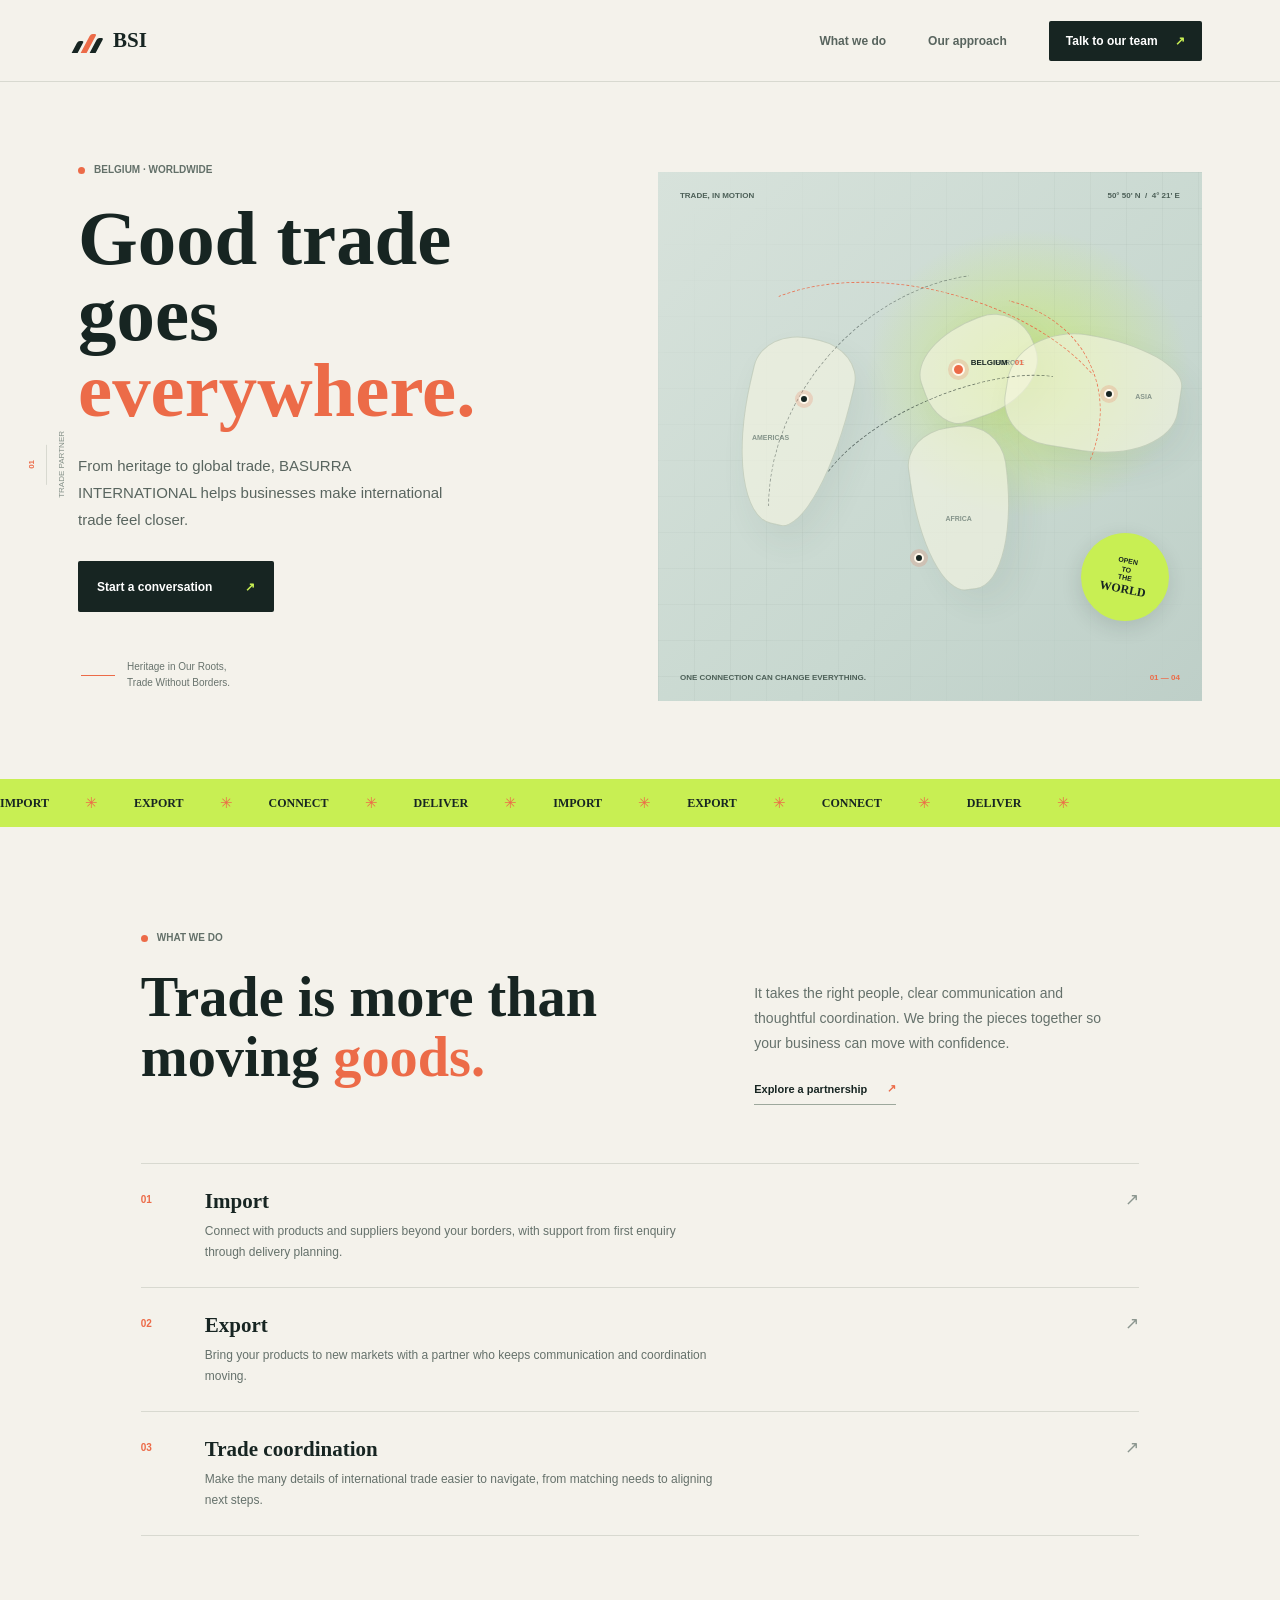
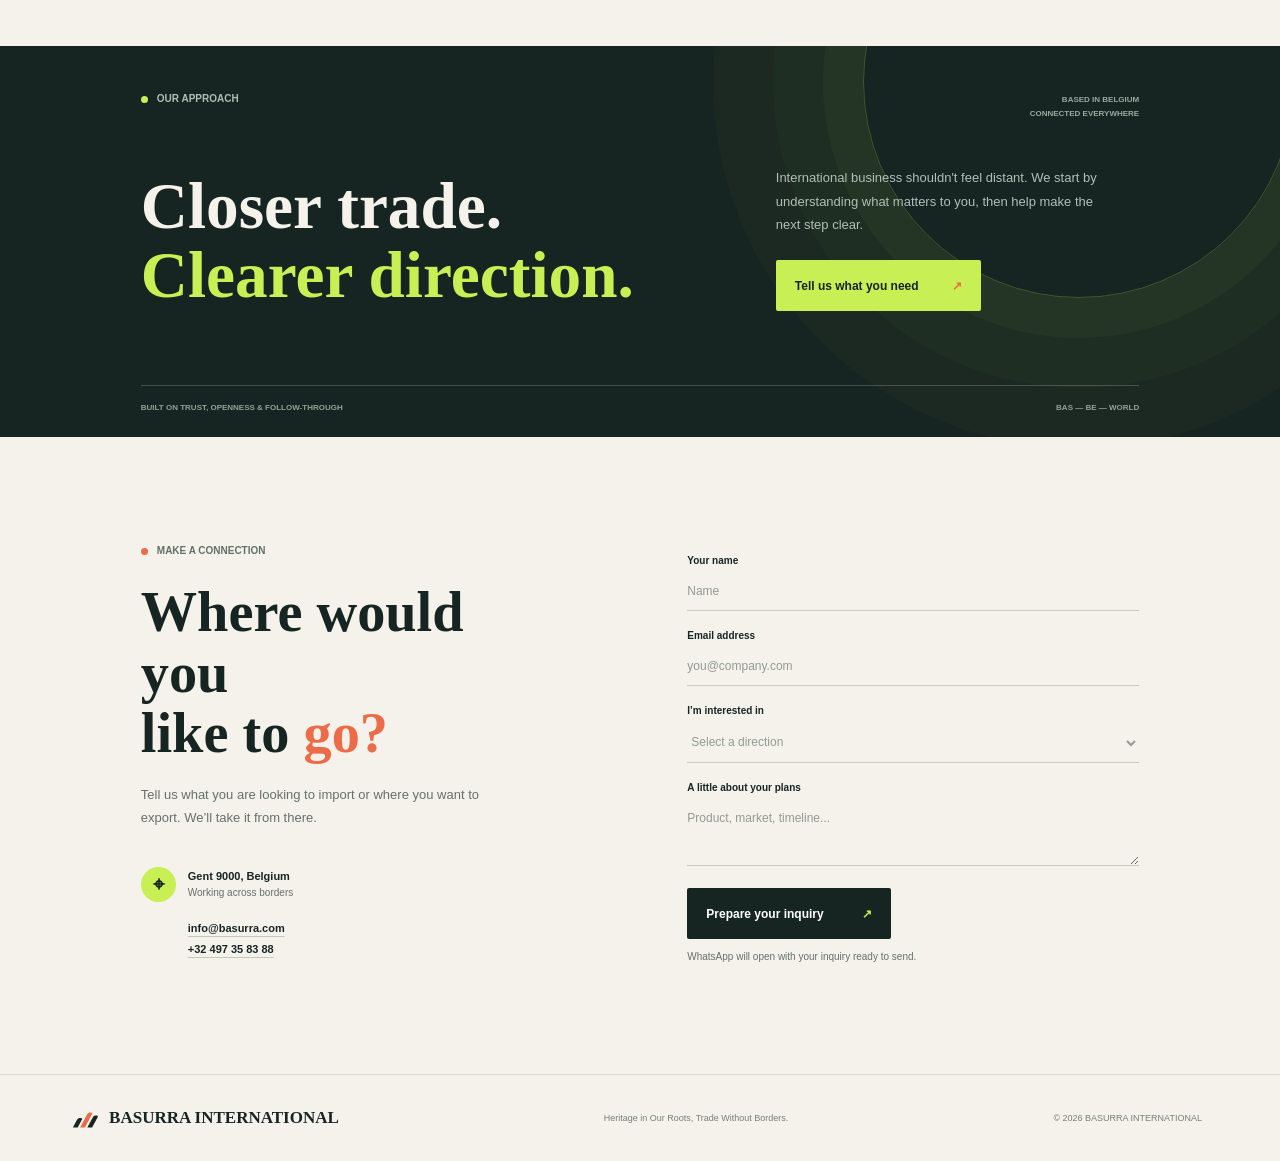
<file: index.html>
<!doctype html>
<html lang="en">
  <head>
    <meta charset="UTF-8" />
    <meta name="viewport" content="width=device-width, initial-scale=1.0" />
    <meta name="theme-color" content="#f4f2eb" />
    <meta name="description" content="BASURRA INTERNATIONAL connects businesses in Belgium with sourcing and trade opportunities around the world." />
    <title>BSI | Heritage in Our Roots, Trade Without Borders</title>
    <link rel="stylesheet" href="styles.css" />
    <script src="script.js" defer></script>
  </head>
  <body>
    <header class="site-header">
      <a class="brand" href="#home" aria-label="BSI website home">
        <span class="brand-mark" aria-hidden="true"><span></span><span></span><span></span></span>
        <span>BSI</span>
      </a>
      <button class="menu-toggle" type="button" aria-expanded="false" aria-controls="site-nav" aria-label="Open navigation">
        <span></span><span></span>
      </button>
      <nav class="site-nav" id="site-nav" aria-label="Main navigation">
        <a href="#services">What we do</a>
        <a href="#approach">Our approach</a>
        <a class="nav-contact" href="#contact">Talk to our team <span aria-hidden="true">↗</span></a>
      </nav>
    </header>

    <main>
      <section class="hero" id="home">
        <div class="hero-copy">
          <p class="eyebrow"><span class="eyebrow-dot"></span> Belgium · Worldwide</p>
          <h1>Good trade<br />goes <em>everywhere.</em></h1>
          <p class="hero-intro">From heritage to global trade, BASURRA INTERNATIONAL helps businesses make international trade feel closer.</p>
          <a class="button button-dark" href="#contact">Start a conversation <span aria-hidden="true">↗</span></a>
          <div class="hero-note"><span class="note-line"></span><span>Heritage in Our Roots,<br />Trade Without Borders.</span></div>
        </div>
        <div class="hero-art" role="img" aria-label="Illustrated global trade routes connecting Belgium with the world">
          <div class="art-topline"><span>TRADE, IN MOTION</span><span>50° 50' N&nbsp; / &nbsp;4° 21' E</span></div>
          <div class="route route-one"></div>
          <div class="route route-two"></div>
          <div class="route route-three"></div>
          <div class="route route-four"></div>
          <div class="map-grid"></div>
          <div class="continent europe"><span>EUROPE</span></div>
          <div class="continent africa"><span>AFRICA</span></div>
          <div class="continent asia"><span>ASIA</span></div>
          <div class="continent americas"><span>AMERICAS</span></div>
          <div class="map-point point-belgium"><span class="point-pulse"></span><span class="point-label">BELGIUM <b>01</b></span></div>
          <div class="map-point point-west"><span class="point-pulse"></span></div>
          <div class="map-point point-south"><span class="point-pulse"></span></div>
          <div class="map-point point-east"><span class="point-pulse"></span></div>
          <div class="art-bottom"><span>ONE CONNECTION CAN CHANGE EVERYTHING.</span><span class="art-index">01 — 04</span></div>
          <div class="art-stamp"><span>OPEN</span><span>TO</span><span>THE</span><strong>WORLD</strong></div>
        </div>
        <div class="hero-index"><span>01</span><span class="index-rule"></span><span>TRADE PARTNER</span></div>
      </section>

      <section class="ticker" aria-label="Our focus">
        <div class="ticker-track"><span>IMPORT</span><i>✳</i><span>EXPORT</span><i>✳</i><span>CONNECT</span><i>✳</i><span>DELIVER</span><i>✳</i><span>IMPORT</span><i>✳</i><span>EXPORT</span><i>✳</i><span>CONNECT</span><i>✳</i><span>DELIVER</span><i>✳</i></div>
      </section>

      <section class="services section-wrap" id="services">
        <div class="section-heading">
          <p class="eyebrow"><span class="eyebrow-dot"></span> What we do</p>
          <h2>Trade is more than<br />moving <em>goods.</em></h2>
        </div>
        <div class="services-intro"><p>It takes the right people, clear communication and thoughtful coordination. We bring the pieces together so your business can move with confidence.</p><a class="text-link" href="#contact">Explore a partnership <span aria-hidden="true">↗</span></a></div>
        <div class="service-list">
          <article class="service-row"><span class="service-number">01</span><div><h3>Import</h3><p>Connect with products and suppliers beyond your borders, with support from first enquiry through delivery planning.</p></div><span class="service-arrow" aria-hidden="true">↗</span></article>
          <article class="service-row"><span class="service-number">02</span><div><h3>Export</h3><p>Bring your products to new markets with a partner who keeps communication and coordination moving.</p></div><span class="service-arrow" aria-hidden="true">↗</span></article>
          <article class="service-row"><span class="service-number">03</span><div><h3>Trade coordination</h3><p>Make the many details of international trade easier to navigate, from matching needs to aligning next steps.</p></div><span class="service-arrow" aria-hidden="true">↗</span></article>
        </div>
      </section>

      <section class="approach" id="approach">
        <div class="approach-top"><p class="eyebrow eyebrow-light"><span class="eyebrow-dot"></span> Our approach</p><span class="approach-coord">BASED IN BELGIUM<br />CONNECTED EVERYWHERE</span></div>
        <div class="approach-body"><h2>Closer trade.<br /><em>Clearer direction.</em></h2><div class="approach-copy"><p>International business shouldn't feel distant. We start by understanding what matters to you, then help make the next step clear.</p><a class="button button-light" href="#contact">Tell us what you need <span aria-hidden="true">↗</span></a></div></div>
        <div class="approach-bottom"><span>BUILT ON TRUST, OPENNESS & FOLLOW-THROUGH</span><span>BAS — BE — WORLD</span></div>
      </section>

      <section class="contact section-wrap" id="contact">
        <div class="contact-heading"><p class="eyebrow"><span class="eyebrow-dot"></span> Make a connection</p><h2>Where would you<br />like to <em>go?</em></h2><p>Tell us what you are looking to import or where you want to export. We’ll take it from there.</p><div class="contact-location"><span class="location-symbol" aria-hidden="true">⌖</span><span>Gent 9000, Belgium<br /><small>Working across borders</small></span></div><div class="contact-details"><a href="mailto:info@basurra.com">info@basurra.com</a><a href="tel:+32497358388">+32 497 35 83 88</a></div></div>
        <form class="inquiry-form" id="inquiry-form">
          <div class="form-row"><label for="name">Your name</label><input id="name" name="name" autocomplete="name" placeholder="Name" required /></div>
          <div class="form-row"><label for="email">Email address</label><input id="email" name="email" type="email" autocomplete="email" placeholder="you@company.com" required /></div>
          <div class="form-row"><label for="interest">I’m interested in</label><select id="interest" name="interest" required><option value="" disabled selected>Select a direction</option><option>Importing into Belgium / Europe</option><option>Exporting from Belgium / Europe</option><option>Exploring a trade partnership</option><option>Something else</option></select></div>
          <div class="form-row"><label for="message">A little about your plans</label><textarea id="message" name="message" rows="3" placeholder="Product, market, timeline..." required></textarea></div>
          <button class="button button-dark form-submit" type="submit">Prepare your inquiry <span aria-hidden="true">↗</span></button>
          <p class="form-status" id="form-status" aria-live="polite">WhatsApp will open with your inquiry ready to send.</p>
        </form>
      </section>
    </main>

    <footer class="site-footer"><a class="brand brand-footer" href="#home"><span class="brand-mark" aria-hidden="true"><span></span><span></span><span></span></span><span>BASURRA INTERNATIONAL</span></a><span>Heritage in Our Roots, Trade Without Borders.</span><span>© <span id="year"></span> BASURRA INTERNATIONAL</span></footer>
  </body>
</html>
</file>
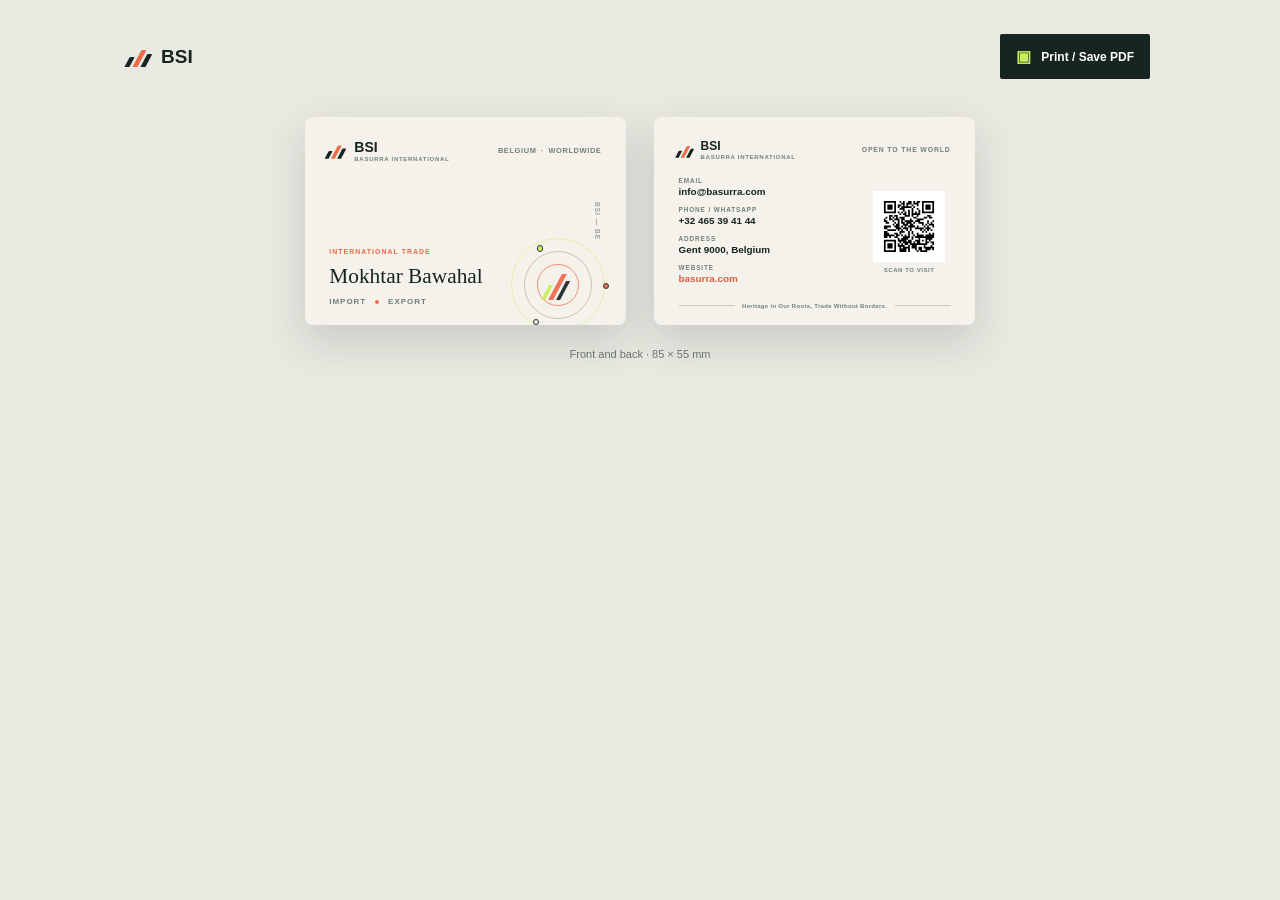
<file: business-card-mokhtar.html>
<!doctype html>
<html lang="en">
  <head>
    <meta charset="UTF-8" />
    <meta name="viewport" content="width=device-width, initial-scale=1.0" />
    <meta name="theme-color" content="#172522" />
    <title>BSI | Business Card — Mokhtar Bawahal</title>
    <link rel="stylesheet" href="business-card.css" />
  </head>
  <body>
    <main class="studio">
      <header class="studio-header">
        <a class="brand" href="index.html" aria-label="BSI website for BASURRA INTERNATIONAL">
          <span class="brand-mark" aria-hidden="true"><i></i><i></i><i></i></span>
          <span>BSI</span>
        </a>
        <button class="print-button" type="button" onclick="window.print()"><span aria-hidden="true">▣</span> Print / Save PDF</button>
      </header>

      <section class="card-pair" aria-label="Front and back of BSI's BASURRA INTERNATIONAL business card for Mokhtar Bawahal">
        <article class="card card-front" aria-label="Business card front">
          <div class="front-top">
            <div class="card-brand">
              <span class="brand-mark" aria-hidden="true"><i></i><i></i><i></i></span>
              <span class="brand-copy"><strong>BSI</strong><small>BASURRA INTERNATIONAL</small></span>
            </div>
            <span class="front-label">BELGIUM <b>·</b> WORLDWIDE</span>
          </div>
          <div class="front-bottom">
            <div>
              <p class="front-kicker">INTERNATIONAL TRADE</p>
              <h1>Mokhtar Bawahal</h1>
              <p class="front-role">IMPORT <i></i> EXPORT</p>
            </div>
            <div class="trade-mark" aria-hidden="true">
              <span class="trade-ring ring-a"></span>
              <span class="trade-ring ring-b"></span>
              <span class="trade-ring ring-c"></span>
              <span class="trade-node node-a"></span>
              <span class="trade-node node-b"></span>
              <span class="trade-node node-c"></span>
              <span class="trade-core"><i></i><i></i><i></i></span>
            </div>
          </div>
          <span class="front-index" aria-hidden="true">BSI — BE</span>
        </article>

        <article class="card card-back" aria-label="Business card back">
          <div class="back-heading">
            <div class="card-brand">
              <span class="brand-mark" aria-hidden="true"><i></i><i></i><i></i></span>
              <span class="brand-copy"><strong>BSI</strong><small>BASURRA INTERNATIONAL</small></span>
            </div>
            <span class="back-label">OPEN TO THE WORLD</span>
          </div>
          <div class="back-content">
            <div class="contact-list">
              <div class="contact-item">
                <span class="contact-label">EMAIL</span>
                <a href="mailto:info@basurra.com">info@basurra.com</a>
              </div>
              <div class="contact-item">
                <span class="contact-label">PHONE / WHATSAPP</span>
                <a href="tel:+32465394144">+32 465 39 41 44</a>
              </div>
              <div class="contact-item">
                <span class="contact-label">ADDRESS</span>
                <span>Gent 9000, Belgium</span>
              </div>
              <div class="contact-item contact-website">
                <span class="contact-label">WEBSITE</span>
                <a href="https://basurra.com">basurra.com</a>
              </div>
            </div>
            <a class="qr-link" href="https://basurra.com" target="_blank" rel="noreferrer" aria-label="Scan to visit basurra.com">
              <img src="website-qr.svg" alt="QR code for basurra.com" />
              <span>SCAN TO VISIT</span>
            </a>
          </div>
          <div class="back-rule"><span></span><span>Heritage in Our Roots, Trade Without Borders.</span><span></span></div>
        </article>
      </section>
      <p class="studio-note">Front and back · 85 × 55 mm</p>
    </main>
    <script>
      document.querySelector('.print-button').addEventListener('click', () => window.print());
    </script>
  </body>
</html>
</file>
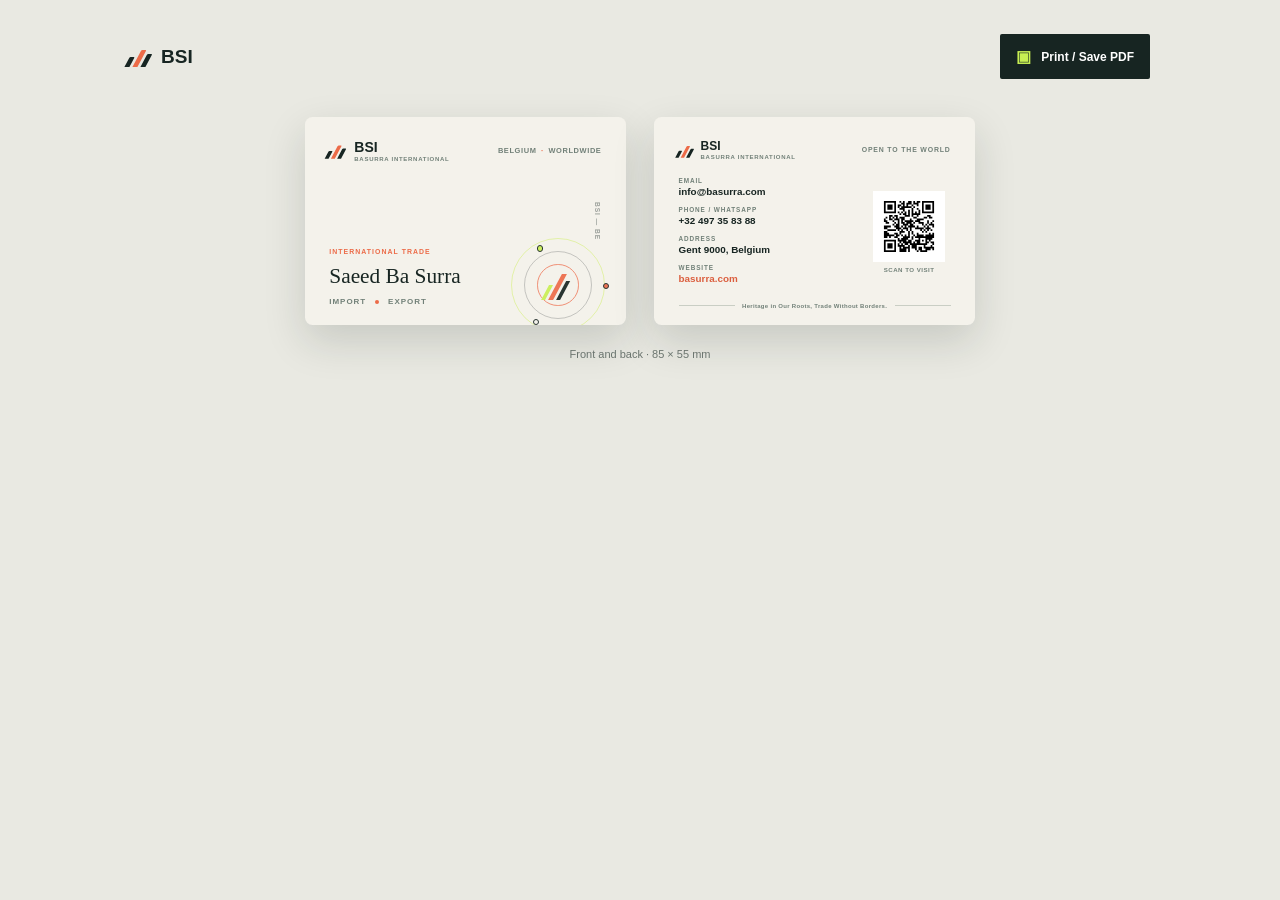
<file: business-card.html>
<!doctype html>
<html lang="en">
  <head>
    <meta charset="UTF-8" />
    <meta name="viewport" content="width=device-width, initial-scale=1.0" />
    <meta name="theme-color" content="#172522" />
    <title>BSI | Business Card</title>
    <link rel="stylesheet" href="business-card.css" />
  </head>
  <body>
    <main class="studio">
      <header class="studio-header">
        <a class="brand" href="index.html" aria-label="BSI website for BASURRA INTERNATIONAL">
          <span class="brand-mark" aria-hidden="true"><i></i><i></i><i></i></span>
          <span>BSI</span>
        </a>
        <button class="print-button" type="button" onclick="window.print()"><span aria-hidden="true">▣</span> Print / Save PDF</button>
      </header>

      <section class="card-pair" aria-label="Front and back of BSI's BASURRA INTERNATIONAL business card">
        <article class="card card-front" aria-label="Business card front">
          <div class="front-top">
            <div class="card-brand">
              <span class="brand-mark" aria-hidden="true"><i></i><i></i><i></i></span>
              <span class="brand-copy"><strong>BSI</strong><small>BASURRA INTERNATIONAL</small></span>
            </div>
            <span class="front-label">BELGIUM <b>·</b> WORLDWIDE</span>
          </div>
          <div class="front-bottom">
            <div>
              <p class="front-kicker">INTERNATIONAL TRADE</p>
              <h1>Saeed Ba Surra</h1>
              <p class="front-role">IMPORT <i></i> EXPORT</p>
            </div>
            <div class="trade-mark" aria-hidden="true">
              <span class="trade-ring ring-a"></span>
              <span class="trade-ring ring-b"></span>
              <span class="trade-ring ring-c"></span>
              <span class="trade-node node-a"></span>
              <span class="trade-node node-b"></span>
              <span class="trade-node node-c"></span>
              <span class="trade-core"><i></i><i></i><i></i></span>
            </div>
          </div>
          <span class="front-index" aria-hidden="true">BSI — BE</span>
        </article>

        <article class="card card-back" aria-label="Business card back">
          <div class="back-heading">
            <div class="card-brand">
              <span class="brand-mark" aria-hidden="true"><i></i><i></i><i></i></span>
              <span class="brand-copy"><strong>BSI</strong><small>BASURRA INTERNATIONAL</small></span>
            </div>
            <span class="back-label">OPEN TO THE WORLD</span>
          </div>
          <div class="back-content">
            <div class="contact-list">
              <div class="contact-item">
                <span class="contact-label">EMAIL</span>
                <a href="mailto:info@basurra.com">info@basurra.com</a>
              </div>
              <div class="contact-item">
                <span class="contact-label">PHONE / WHATSAPP</span>
                <a href="tel:+32497358388">+32 497 35 83 88</a>
              </div>
              <div class="contact-item">
                <span class="contact-label">ADDRESS</span>
                <span>Gent 9000, Belgium</span>
              </div>
              <div class="contact-item contact-website">
                <span class="contact-label">WEBSITE</span>
                <a href="https://basurra.com">basurra.com</a>
              </div>
            </div>
            <a class="qr-link" href="https://basurra.com" target="_blank" rel="noreferrer" aria-label="Scan to visit basurra.com">
              <img src="website-qr.svg" alt="QR code for basurra.com" />
              <span>SCAN TO VISIT</span>
            </a>
          </div>
          <div class="back-rule"><span></span><span>Heritage in Our Roots, Trade Without Borders.</span><span></span></div>
        </article>
      </section>
      <p class="studio-note">Front and back · 85 × 55 mm</p>
    </main>
    <script>
      document.querySelector('.print-button').addEventListener('click', () => window.print());
    </script>
  </body>
</html>
</file>
<file: styles.css>
:root {
  color-scheme: light;
  --paper: #f4f2eb;
  --ink: #172522;
  --muted: #65716b;
  --line: #d8d9d0;
  --green: #c8ef53;
  --orange: #ec6b48;
  --blue: #83a9ed;
  --display: 'Iowan Old Style', 'Palatino Linotype', 'Book Antiqua', Georgia, serif;
  --body: 'Avenir Next', 'Segoe UI', sans-serif;
}

* { box-sizing: border-box; }
html { scroll-behavior: smooth; }
body { margin: 0; background: var(--paper); color: var(--ink); font-family: var(--body); -webkit-font-smoothing: antialiased; }
a { color: inherit; text-decoration: none; }
button, input, select, textarea { font: inherit; }
button, a, input, select, textarea { -webkit-tap-highlight-color: transparent; }
.site-header { height: 82px; display: flex; align-items: center; justify-content: space-between; padding: 0 6.1%; border-bottom: 1px solid var(--line); position: relative; z-index: 5; }
.brand { display: inline-flex; align-items: center; gap: 10px; font-family: var(--display); font-size: 21px; font-weight: 800; letter-spacing: 0; }
.brand-period { color: var(--orange); }
.brand-mark { width: 25px; height: 24px; display: inline-flex; align-items: end; gap: 3px; transform: skew(-28deg); }
.brand-mark span { display: block; width: 6px; background: var(--ink); border-radius: 2px 2px 0 0; }
.brand-mark span:nth-child(1) { height: 12px; }
.brand-mark span:nth-child(2) { height: 19px; background: var(--orange); }
.brand-mark span:nth-child(3) { height: 15px; }
.site-nav { display: flex; align-items: center; gap: 42px; font-size: 12px; font-weight: 600; }
.site-nav > a:not(.nav-contact) { color: #58645e; transition: color .2s; }
.site-nav > a:not(.nav-contact):hover { color: var(--orange); }
.nav-contact { background: var(--ink); color: white; padding: 13px 17px; border-radius: 2px; }
.nav-contact span { color: var(--green); padding-left: 14px; }
.menu-toggle { display: none; }
.hero { min-height: 655px; padding: 76px 6.1% 64px; display: grid; grid-template-columns: 1fr 1.05fr; gap: 5.5%; position: relative; align-items: center; overflow: hidden; }
.hero-copy { padding: 6px 0 24px; position: relative; z-index: 1; }
.eyebrow { display: flex; align-items: center; gap: 9px; margin: 0 0 25px; color: #637069; font-size: 10px; line-height: 1.2; letter-spacing: 0; font-weight: 700; text-transform: uppercase; }
.eyebrow-dot { width: 7px; height: 7px; border-radius: 50%; background: var(--orange); display: inline-block; }
h1, h2, h3, p { margin-top: 0; }
h1, h2 { font-family: var(--display); letter-spacing: 0; }
.hero h1 { margin-bottom: 23px; font-size: clamp(48px, 6vw, 83px); line-height: .99; font-weight: 600; }
h1 em, h2 em { font-style: normal; color: var(--orange); }
.hero-intro { max-width: 390px; color: #59655f; font-size: 15px; line-height: 1.8; margin-bottom: 28px; }
.button { display: inline-flex; align-items: center; justify-content: space-between; gap: 33px; border: 0; border-radius: 2px; padding: 16px 19px; min-height: 51px; font-size: 12px; font-weight: 700; cursor: pointer; transition: transform .2s, background .2s; }
.button:hover { transform: translateY(-2px); }
.button-dark { background: var(--ink); color: white; }
.button-dark span { color: var(--green); }
.hero-note { display: flex; align-items: center; gap: 12px; margin: 47px 0 0 3px; color: #68736d; font-size: 10px; line-height: 1.6; }
.note-line { width: 34px; height: 1px; background: var(--orange); }
.hero-art { position: relative; isolation: isolate; aspect-ratio: 1.03; min-height: 400px; overflow: hidden; background: #dfe8db; background-image: radial-gradient(ellipse at 68% 38%, rgba(200,239,83,.62), transparent 31%), linear-gradient(135deg, #d7e2db, #c8d8d0 62%, #becfc8); }
.map-grid { position: absolute; inset: 0; opacity: .25; background-image: linear-gradient(rgba(23,37,34,.14) 1px, transparent 1px), linear-gradient(90deg, rgba(23,37,34,.14) 1px, transparent 1px); background-size: 36px 36px; mask-image: linear-gradient(135deg, transparent 3%, black 48%, transparent 100%); }
.art-topline, .art-bottom { position: absolute; left: 22px; right: 22px; display: flex; justify-content: space-between; color: #4d6058; font-size: 8px; font-weight: 700; letter-spacing: 0; z-index: 2; }
.art-topline { top: 19px; }
.art-bottom { bottom: 19px; }
.art-index { color: var(--orange); }
.continent { position: absolute; z-index: 1; background: rgba(246,246,226,.62); border: 1px solid rgba(64,94,78,.2); box-shadow: 12px 14px 32px rgba(57,84,70,.07); }
.continent span { position: absolute; font-size: 7px; font-weight: 700; letter-spacing: 0; color: #86958b; }
.europe { width: 22%; height: 18%; left: 48%; top: 28%; border-radius: 63% 34% 57% 24% / 45% 44% 48% 42%; transform: rotate(-20deg); }
.europe span { right: 11%; top: 53%; transform: rotate(20deg); }
.africa { width: 18%; height: 31%; left: 47%; top: 48%; border-radius: 45% 43% 48% 42% / 22% 26% 74% 70%; transform: rotate(-8deg); }
.africa span { left: 30%; top: 54%; transform: rotate(8deg); }
.asia { width: 32%; height: 22%; left: 64%; top: 31%; border-radius: 43% 60% 53% 29% / 51% 34% 47% 38%; transform: rotate(9deg); }
.asia span { right: 16%; top: 42%; transform: rotate(-9deg); }
.americas { width: 19%; height: 36%; left: 15%; top: 31%; border-radius: 48% 42% 40% 50% / 21% 19% 77% 70%; transform: rotate(13deg); }
.americas span { left: 13%; top: 54%; transform: rotate(-13deg); }
.route { z-index: 2; position: absolute; border: 1px dashed rgba(236,107,72,.8); border-color: rgba(236,107,72,.86) transparent transparent transparent; border-radius: 50%; }
.route-one { width: 76%; height: 44%; left: 10%; top: 22%; transform: rotate(14deg); }
.route-two { width: 49%; height: 64%; left: 27%; top: 18%; transform: rotate(63deg); }
.route-three { width: 55%; height: 24%; left: 27%; top: 42%; transform: rotate(-23deg); border-color: rgba(23,37,34,.55) transparent transparent transparent; }
.route-four { width: 76%; height: 62%; left: 16%; top: 24%; transform: rotate(-49deg); border-color: rgba(23,37,34,.4) transparent transparent transparent; }
.map-point { position: absolute; z-index: 3; width: 10px; height: 10px; background: var(--orange); border: 2px solid #fff8eb; border-radius: 50%; box-shadow: 0 0 0 4px rgba(236,107,72,.2); }
.point-belgium { left: 54%; top: 36%; width: 13px; height: 13px; }
.point-west { left: 26%; top: 42%; background: var(--ink); }
.point-south { left: 47%; top: 72%; background: var(--ink); }
.point-east { left: 82%; top: 41%; background: var(--ink); }
.point-label { position: absolute; left: 17px; top: -7px; white-space: nowrap; color: var(--ink); font-size: 8px; font-weight: 800; letter-spacing: 0; }
.point-label b { color: var(--orange); margin-left: 5px; }
.point-pulse { display: none; }
.art-stamp { position: absolute; z-index: 3; right: 6%; bottom: 15%; width: 88px; height: 88px; border-radius: 50%; background: var(--green); display: flex; flex-direction: column; justify-content: center; align-items: center; color: var(--ink); font-size: 7px; line-height: 1.2; font-weight: 700; transform: rotate(11deg); box-shadow: 0 6px 20px rgba(23,37,34,.13); }
.art-stamp strong { font-family: var(--display); font-size: 12px; }
.hero-index { position: absolute; left: 2.1%; top: 50%; display: flex; flex-direction: column; align-items: center; gap: 10px; color: #849088; font-size: 8px; writing-mode: vertical-rl; transform: rotate(180deg); }
.hero-index > span:first-child { color: var(--orange); font-weight: 700; }
.index-rule { height: 40px; width: 1px; background: var(--line); }
.ticker { overflow: hidden; background: var(--green); padding: 15px 0; }
.ticker-track { display: flex; width: max-content; align-items: center; gap: 36px; animation: ticker 32s linear infinite; }
.ticker-track span { font-family: var(--display); font-size: 12px; font-weight: 800; letter-spacing: 0; }
.ticker-track i { font-size: 15px; font-style: normal; color: var(--orange); }
@keyframes ticker { to { transform: translateX(-50%); } }
.section-wrap { padding-left: 11%; padding-right: 11%; }
.services { padding-top: 105px; padding-bottom: 110px; display: grid; grid-template-columns: 1fr .78fr; column-gap: 12%; }
.services .eyebrow { margin-bottom: 23px; }
h2 { font-size: clamp(38px, 4.4vw, 57px); line-height: 1.07; font-weight: 600; margin-bottom: 0; }
.services-intro { padding-top: 49px; }
.services-intro p { color: var(--muted); font-size: 14px; line-height: 1.8; max-width: 360px; margin-bottom: 22px; }
.text-link { display: inline-flex; gap: 20px; align-items: center; font-size: 11px; font-weight: 700; border-bottom: 1px solid #9da89c; padding-bottom: 9px; }
.text-link span { color: var(--orange); }
.service-list { grid-column: 1 / -1; margin-top: 58px; border-top: 1px solid var(--line); }
.service-row { display: grid; grid-template-columns: 54px 1fr 35px; gap: 10px; align-items: start; padding: 25px 0 24px; border-bottom: 1px solid var(--line); }
.service-number { padding-top: 5px; color: var(--orange); font-size: 10px; font-weight: 700; }
.service-row h3 { font-family: var(--display); font-size: 21px; font-weight: 600; margin: 0 0 7px; }
.service-row p { color: var(--muted); font-size: 12px; line-height: 1.75; max-width: 510px; margin: 0; }
.service-arrow { font-size: 17px; color: #8b968f; justify-self: end; transition: color .2s, transform .2s; }
.service-row:hover .service-arrow { color: var(--orange); transform: translate(2px, -2px); }
.approach { background: var(--ink); color: var(--paper); padding: 47px 11% 25px; position: relative; overflow: hidden; }
.approach::after { content: ''; position: absolute; width: 430px; height: 430px; right: -15px; top: -180px; border: 1px solid rgba(200,239,83,.23); border-radius: 50%; box-shadow: 0 0 0 40px rgba(200,239,83,.035), 0 0 0 90px rgba(200,239,83,.025), 0 0 0 150px rgba(200,239,83,.018); pointer-events: none; }
.eyebrow-light { color: #b1bdb4; position: relative; z-index: 1; }
.eyebrow-light .eyebrow-dot { background: var(--green); }
.approach-top { display: flex; justify-content: space-between; align-items: start; position: relative; z-index: 1; }
.approach-coord { color: #9ba79e; text-align: right; font-size: 8px; line-height: 1.7; font-weight: 700; }
.approach-body { display: grid; grid-template-columns: 1.2fr .8fr; gap: 9%; align-items: end; padding: 36px 0 74px; position: relative; z-index: 1; }
.approach h2 { font-size: clamp(42px, 5.1vw, 68px); }
.approach h2 em { color: var(--green); }
.approach-copy p { color: #b2beb6; font-size: 13px; line-height: 1.8; max-width: 340px; margin-bottom: 24px; }
.button-light { color: var(--ink); background: var(--green); }
.button-light span { color: var(--orange); }
.approach-bottom { position: relative; z-index: 1; display: flex; justify-content: space-between; padding-top: 17px; border-top: 1px solid rgba(244,242,235,.2); color: #94a198; font-size: 8px; font-weight: 700; }
.contact { padding-top: 108px; padding-bottom: 110px; display: grid; grid-template-columns: .9fr 1fr; gap: 14%; }
.contact-heading h2 { margin-bottom: 20px; }
.contact-heading > p:not(.eyebrow) { max-width: 350px; font-size: 13px; line-height: 1.8; color: var(--muted); }
.contact-location { display: flex; align-items: center; gap: 12px; margin-top: 37px; font-size: 11px; font-weight: 700; line-height: 1.5; }
.location-symbol { display: grid; place-items: center; width: 35px; height: 35px; background: var(--green); border-radius: 50%; font-size: 20px; }
.contact-location small { color: var(--muted); font-size: 10px; font-weight: 400; }
.contact-details { display: grid; gap: 9px; margin: 20px 0 0 47px; width: max-content; }
.contact-details a { color: var(--ink); font-size: 11px; font-weight: 600; text-decoration: underline; text-decoration-color: #c2c8bc; text-underline-offset: 4px; }
.contact-details a:hover { color: var(--orange); }
.inquiry-form { padding-top: 10px; }
.form-row { margin-bottom: 19px; }
.form-row label { display: block; margin-bottom: 8px; font-size: 10px; font-weight: 700; }
.form-row input, .form-row select, .form-row textarea { display: block; width: 100%; border: 0; border-bottom: 1px solid #c7cbc1; border-radius: 0; padding: 10px 0 12px; background: transparent; color: var(--ink); font-size: 12px; outline: none; resize: vertical; }
.form-row input:focus, .form-row select:focus, .form-row textarea:focus { border-color: var(--orange); box-shadow: 0 1px var(--orange); }
.form-row input::placeholder, .form-row textarea::placeholder { color: #929b94; }
.form-row select:invalid { color: #929b94; }
.form-submit { min-width: 204px; margin-top: 3px; }
.form-status { min-height: 15px; margin: 10px 0 0; color: var(--muted); font-size: 10px; line-height: 1.5; }
.site-footer { border-top: 1px solid var(--line); min-height: 87px; display: flex; align-items: center; justify-content: space-between; padding: 18px 6.1%; color: #76817a; font-size: 9px; }
.brand-footer { color: var(--ink); font-size: 17px; }
.brand-footer .brand-mark { transform: scale(.8) skew(-28deg); transform-origin: left center; margin-right: -4px; }

@media (min-width: 1500px) { .hero { padding-left: max(6.1%, calc((100vw - 1320px) / 2)); padding-right: max(6.1%, calc((100vw - 1320px) / 2)); } }
@media (max-width: 900px) {
  .site-header { padding: 0 5%; }
  .hero { padding-left: 7%; padding-right: 6%; gap: 4%; grid-template-columns: .9fr 1fr; min-height: 590px; }
  .hero h1 { font-size: clamp(47px, 7vw, 66px); }
  .hero-art { min-height: 340px; }
  .hero-index { display: none; }
  .section-wrap { padding-left: 8%; padding-right: 8%; }
  .services { column-gap: 8%; }
  .approach { padding-left: 8%; padding-right: 8%; }
  .contact { gap: 9%; }
}
@media (max-width: 640px) {
  .site-header { height: 68px; padding: 0 22px; }
  .brand { font-size: 19px; }
  .menu-toggle { display: flex; width: 42px; height: 42px; border: 1px solid var(--line); background: transparent; flex-direction: column; justify-content: center; align-items: center; gap: 5px; cursor: pointer; }
  .menu-toggle span { display: block; width: 16px; height: 1px; background: var(--ink); transition: transform .2s; }
  .menu-toggle[aria-expanded='true'] span:first-child { transform: translateY(3px) rotate(45deg); }
  .menu-toggle[aria-expanded='true'] span:last-child { transform: translateY(-3px) rotate(-45deg); }
  .site-nav { display: none; position: absolute; left: 0; right: 0; top: 68px; padding: 15px 22px 22px; background: var(--paper); border-bottom: 1px solid var(--line); align-items: stretch; gap: 0; flex-direction: column; }
  .site-nav.is-open { display: flex; }
  .site-nav > a:not(.nav-contact) { padding: 15px 0; border-bottom: 1px solid var(--line); }
  .nav-contact { margin-top: 15px; width: max-content; }
  .hero { display: flex; flex-direction: column; align-items: stretch; padding: 57px 22px 45px; gap: 34px; }
  .hero-copy { padding: 0; }
  .eyebrow { margin-bottom: 21px; }
  .hero h1 { font-size: clamp(47px, 12vw, 68px); }
  .hero-intro { max-width: 350px; font-size: 14px; }
  .hero-note { margin-top: 25px; }
  .hero-art { aspect-ratio: 1 / .9; min-height: 0; width: 100%; }
  .art-topline, .art-bottom { left: 14px; right: 14px; font-size: 7px; }
  .art-stamp { width: 69px; height: 69px; }
  .art-stamp strong { font-size: 10px; }
  .ticker { padding: 13px 0; }
  .section-wrap { padding-left: 22px; padding-right: 22px; }
  .services { padding-top: 70px; padding-bottom: 75px; display: block; }
  h2 { font-size: 42px; }
  .services-intro { padding-top: 22px; }
  .services-intro p { font-size: 13px; }
  .service-list { margin-top: 35px; }
  .service-row { grid-template-columns: 32px 1fr 22px; gap: 5px; padding: 21px 0; }
  .service-row h3 { font-size: 19px; }
  .service-row p { font-size: 11px; }
  .approach { padding: 36px 22px 21px; }
  .approach-top { gap: 12px; }
  .approach-coord { font-size: 7px; }
  .approach-body { display: block; padding: 22px 0 42px; }
  .approach h2 { font-size: 44px; }
  .approach-copy { margin-top: 24px; }
  .approach-copy p { font-size: 12px; }
  .approach-bottom { font-size: 7px; gap: 10px; }
  .contact { padding-top: 74px; padding-bottom: 75px; display: block; }
  .contact-heading > p:not(.eyebrow) { font-size: 12px; }
  .contact-location { margin-top: 24px; margin-bottom: 36px; }
  .inquiry-form { padding-top: 0; }
  .site-footer { padding: 22px; display: grid; grid-template-columns: 1fr auto; gap: 13px; }
  .site-footer > span:nth-child(2) { grid-column: 1 / -1; grid-row: 2; }
}
@media (prefers-reduced-motion: reduce) { *, *::before, *::after { scroll-behavior: auto !important; animation-duration: .01ms !important; animation-iteration-count: 1 !important; transition-duration: .01ms !important; } }
</file>
<file: business-card.css>
@page {
  size: 85mm 55mm;
  margin: 0;
}

:root {
  --ink: #172522;
  --paper: #f4f2eb;
  --muted: #718078;
  --green: #c8ef53;
  --orange: #ec6b48;
  --display: 'Iowan Old Style', 'Palatino Linotype', 'Book Antiqua', Georgia, serif;
  --body: 'Avenir Next', 'Segoe UI', sans-serif;
}

* { box-sizing: border-box; }
html { min-width: 320px; background: #e9e9e2; }
body { margin: 0; color: var(--ink); font-family: var(--body); -webkit-font-smoothing: antialiased; }
.studio { min-height: 100vh; padding: 34px 24px 54px; }
.studio-header { max-width: 1020px; margin: 0 auto 38px; display: flex; justify-content: space-between; align-items: center; }
.brand, .card-brand { display: inline-flex; align-items: center; gap: 9px; font: 800 19px/1 var(--body); color: var(--ink); text-decoration: none; }
.brand-mark { display: inline-flex; width: 22px; height: 21px; align-items: end; gap: 3px; transform: skew(-28deg); }
.brand-mark i { display: block; width: 5px; background: var(--ink); border-radius: 1px 1px 0 0; }
.brand-mark i:nth-child(1) { height: 10px; }
.brand-mark i:nth-child(2) { height: 17px; background: var(--orange); }
.brand-mark i:nth-child(3) { height: 13px; }
.brand-copy { display: grid; gap: .7mm; }
.brand-copy strong { font: inherit; line-height: 1; }
.brand-copy small { color: var(--muted); font: 700 4.5pt/1 var(--body); letter-spacing: .12em; }
.period { color: var(--orange); }
.print-button { display: inline-flex; align-items: center; gap: 10px; border: 0; border-radius: 2px; padding: 13px 16px; background: var(--ink); color: white; font: 600 12px var(--body); cursor: pointer; }
.print-button span { color: var(--green); font-size: 16px; }
.card-pair { display: flex; justify-content: center; align-items: center; gap: 28px; flex-wrap: wrap; }
.card { position: relative; width: 85mm; height: 55mm; flex: 0 0 85mm; overflow: hidden; border-radius: 2mm; box-shadow: 0 16px 42px rgba(23,37,34,.16); }
.card-front { padding: 6mm 6.5mm 5mm; background: var(--paper); color: var(--ink); display: flex; flex-direction: column; justify-content: space-between; }
.front-top, .back-heading { display: flex; justify-content: space-between; align-items: center; position: relative; z-index: 2; }
.card-front .card-brand { color: var(--ink); font-size: 14px; gap: 7px; }
.card-front .brand-mark i { background: var(--ink); }
.card-front .brand-mark i:nth-child(2) { background: var(--orange); }
.card-front .brand-mark { transform: scale(.78) skew(-28deg); transform-origin: left center; margin-right: -4px; }
.card-front .brand-copy small { color: var(--muted); }
.front-label, .back-label { font-size: 5.6pt; line-height: 1; font-weight: 700; letter-spacing: .08em; }
.front-label { color: var(--muted); }
.front-label b { color: var(--orange); padding: 0 2px; }
.front-bottom { display: flex; align-items: end; justify-content: space-between; position: relative; z-index: 1; }
.front-kicker { margin: 0 0 2.5mm; color: var(--orange); font-size: 5.2pt; line-height: 1; font-weight: 700; letter-spacing: .15em; }
.card-front h1 { margin: 0; max-width: 65mm; font: 500 16pt/.99 var(--display); letter-spacing: 0; white-space: nowrap; }
.card-front h1 span { display: block; color: var(--ink); }
.front-role { display: flex; align-items: center; gap: 2.3mm; margin: 3mm 0 0; color: var(--muted); font-size: 6pt; line-height: 1; font-weight: 700; letter-spacing: .12em; }
.front-role i { display: block; width: 1.2mm; height: 1.2mm; border-radius: 50%; background: var(--orange); }
.trade-mark { width: 27mm; height: 27mm; position: absolute; right: -2mm; bottom: -8mm; display: grid; place-items: center; opacity: .92; }
.trade-ring { position: absolute; border: .25mm solid rgba(200,239,83,.48); border-radius: 50%; }
.ring-a { width: 25mm; height: 25mm; }
.ring-b { width: 18mm; height: 18mm; border-color: rgba(23,37,34,.24); }
.ring-c { width: 11mm; height: 11mm; border-color: rgba(236,107,72,.78); }
.trade-node { position: absolute; width: 1.6mm; height: 1.6mm; border-radius: 50%; background: var(--green); border: .35mm solid var(--ink); }
.node-a { top: 3mm; left: 8mm; }
.node-b { top: 13mm; right: 0; background: var(--orange); }
.node-c { bottom: 3mm; left: 7mm; background: var(--paper); }
.trade-core { position: absolute; width: 6mm; height: 8mm; display: flex; align-items: end; justify-content: center; gap: .8mm; transform: skew(-28deg); }
.trade-core i { display: block; width: 1.2mm; background: var(--green); }
.trade-core i:nth-child(1) { height: 4mm; }
.trade-core i:nth-child(2) { height: 7mm; background: var(--orange); }
.trade-core i:nth-child(3) { height: 5mm; background: var(--ink); }
.front-index { position: absolute; right: 6.5mm; top: 50%; transform: translateY(-50%); writing-mode: vertical-rl; color: rgba(23,37,34,.4); font-size: 5pt; font-weight: 700; letter-spacing: .14em; }
.card-back { padding: 6mm 6.5mm 4.3mm; background: var(--paper); display: flex; flex-direction: column; justify-content: space-between; }
.card-back .card-brand { font-size: 12px; gap: 6px; }
.card-back .brand-mark { transform: scale(.68) skew(-28deg); transform-origin: left center; margin-right: -6px; }
.back-label { color: var(--muted); font-size: 5.2pt; letter-spacing: .12em; }
.back-content { display: grid; grid-template-columns: 1fr 22mm; gap: 4mm; align-items: center; }
.contact-list { display: grid; gap: 2.4mm; min-width: 0; }
.contact-item { display: grid; gap: .7mm; min-width: 0; font-size: 7.4pt; line-height: 1.1; font-weight: 600; }
.contact-label { color: var(--muted); font-size: 4.8pt; line-height: 1; font-weight: 700; letter-spacing: .14em; }
.contact-item a { color: var(--ink); text-decoration: none; }
.contact-website a { color: #db5e3e; }
.qr-link { display: grid; justify-items: center; gap: 1.1mm; color: var(--muted); font-size: 4.6pt; line-height: 1; font-weight: 700; letter-spacing: .08em; text-decoration: none; }
.qr-link img { display: block; width: 19mm; height: 19mm; padding: 1mm; background: #fff; }
.back-rule { display: grid; grid-template-columns: 1fr auto 1fr; gap: 2mm; align-items: center; color: var(--muted); font-size: 4.5pt; line-height: 1; font-weight: 700; letter-spacing: .05em; }
.back-rule span:first-child, .back-rule span:last-child { height: .25mm; background: #c9cec4; }
.studio-note { margin: 23px auto 0; text-align: center; color: #6d7771; font-size: 11px; }

@media (max-width: 720px) {
  .studio { padding: 22px 14px 42px; }
  .studio-header { margin-bottom: 28px; }
  .card-pair { gap: 22px; }
}

@media print {
  html, body { width: 85mm; min-width: 85mm; margin: 0; background: white; }
  .studio { min-height: 0; padding: 0; }
  .studio-header, .studio-note { display: none; }
  .card-pair { display: block; }
  .card { width: 85mm; height: 55mm; margin: 0; flex: none; border-radius: 0; box-shadow: none; break-after: page; page-break-after: always; print-color-adjust: exact; -webkit-print-color-adjust: exact; }
  .card:last-child { break-after: auto; page-break-after: auto; }
}
</file>
